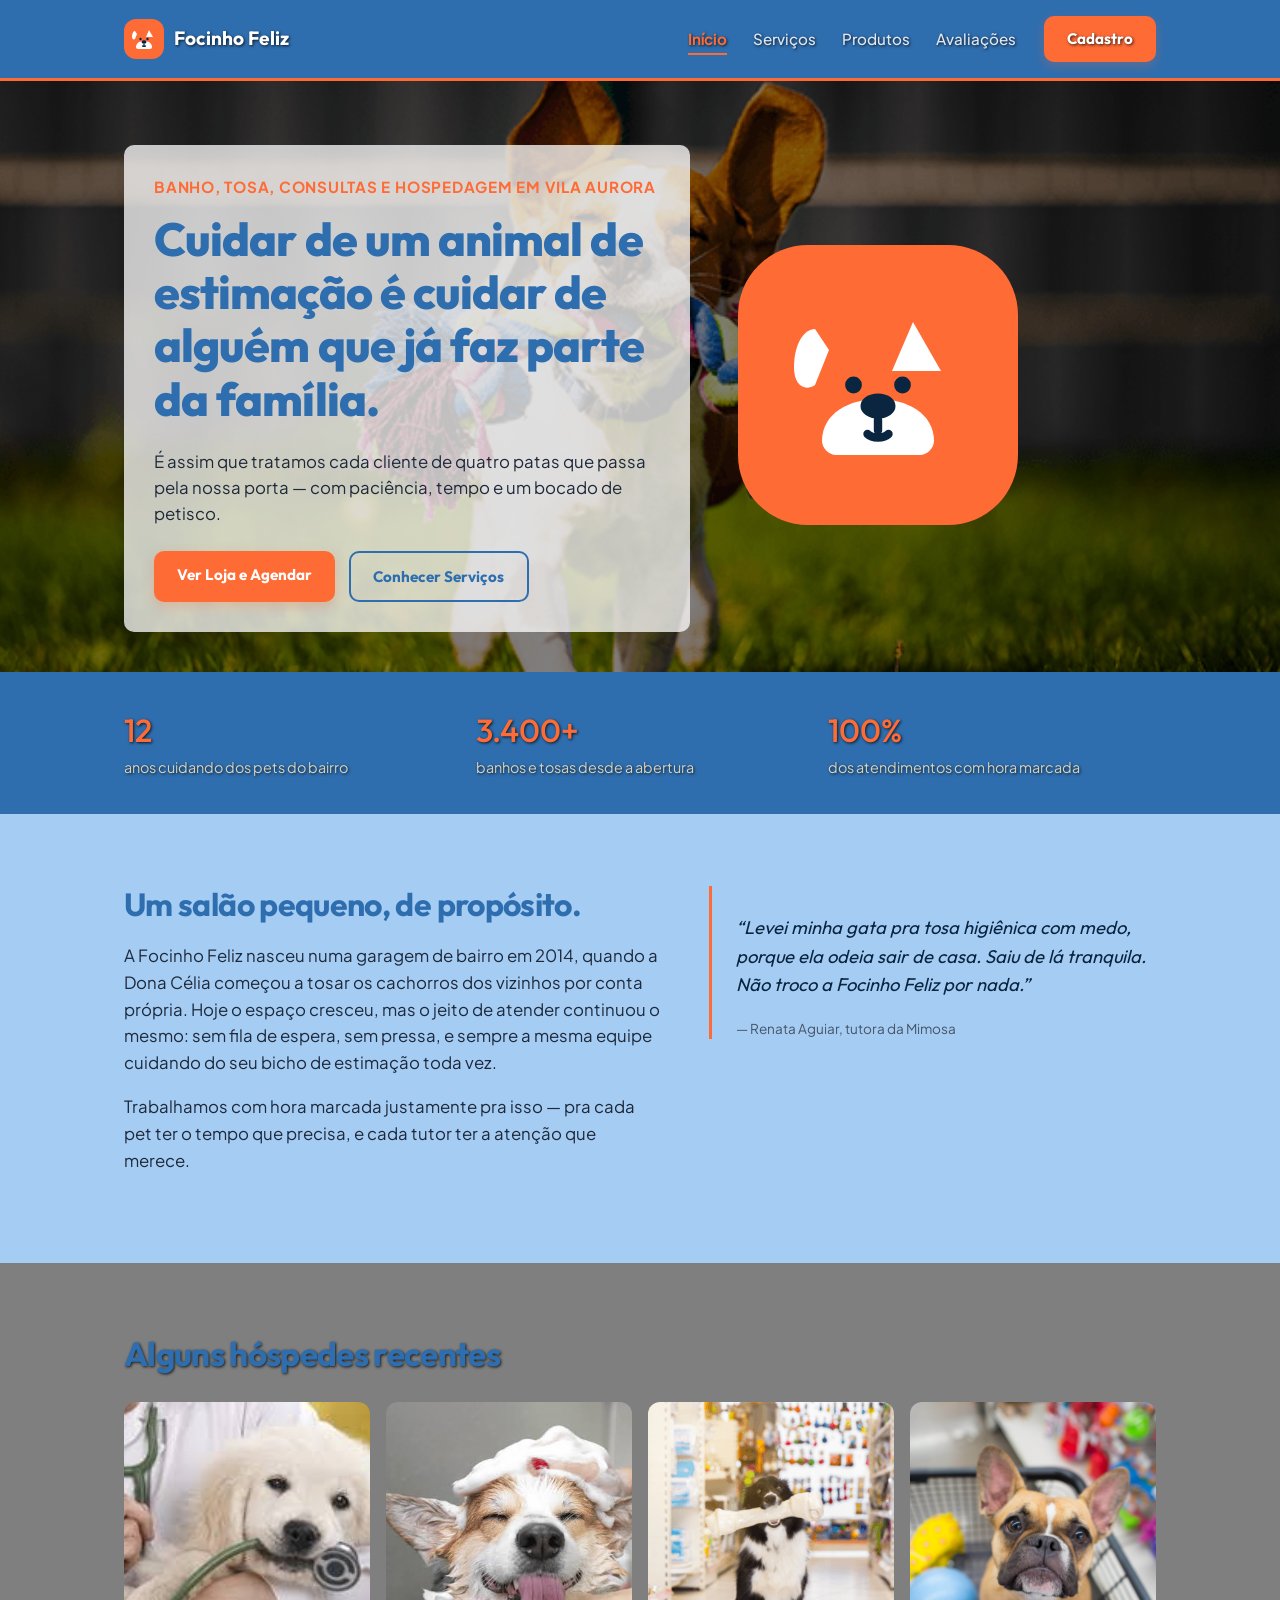
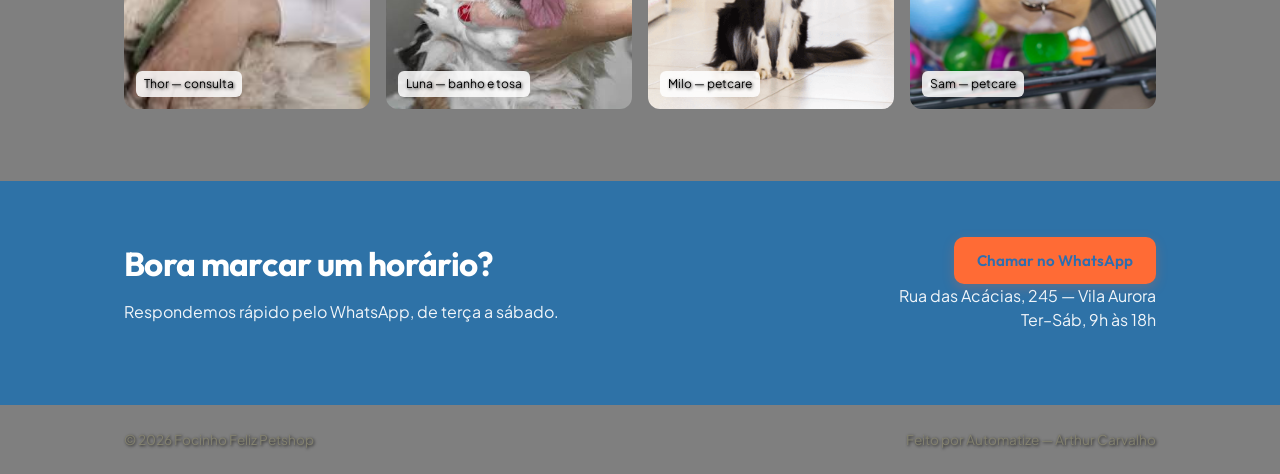
<file: index.html>
<!DOCTYPE html>
<html lang="pt-BR">
<head>
  <meta charset="UTF-8">
  <meta name="viewport" content="width=device-width, initial-scale=1.0">
  <title>Focinho Feliz — Petshop e Cuidado Animal</title>
  <link rel="preconnect" href="https://fonts.googleapis.com">
  <link rel="preconnect" href="https://fonts.gstatic.com" crossorigin>
  <link href="https://fonts.googleapis.com/css2?family=Outfit:wght@600;700;800&family=Plus+Jakarta+Sans:wght@400;500;600;700&display=swap" rel="stylesheet">
  <link rel="stylesheet" href="style.css">
</head>
<body>

<header class="site-header">
  <div class="wrap header-inner">
    <a href="index.html" class="logo">
      <!-- NOVO LOGO VETORIAL: CÃO & GATO EMBUTIDOS -->
      <svg width="40" height="40" viewBox="0 0 40 40" fill="none" xmlns="http://www.w3.org/2000/svg" class="logo-icon">
        <!-- Fundo Arredondado Laranja -->
        <rect width="40" height="40" rx="12" fill="#FF6B35"/>
        
        <!-- Orelhas do Gato (Direita) -->
        <path d="M25 11L29 18H22L25 11Z" fill="#FFFFFF"/>
        
        <!-- Orelha Caída do Cão (Esquerda) -->
        <path d="M11 12C9.5 12 8 14 8 17.5C8 20 9.5 21 11 20L13 15L11 12Z" fill="#FFFFFF"/>
        
        <!-- Rosto Único Unificado (Cão + Gato) -->
        <path d="M12 28C12 20 28 20 28 28C28 29 27 30 26 30H14C13 30 12 29 12 28Z" fill="#FFFFFF"/>
        
        <!-- Focinho e Detalhes centrais -->
        <ellipse cx="20" cy="23" rx="2.5" ry="1.8" fill="#0A2540"/>
        <path d="M20 25V26.5M18.5 27C19 27.5 20 27.5 20 27.5C20 27.5 21 27.5 21.5 27" stroke="#0A2540" stroke-width="1.2" stroke-linecap="round"/>
        <circle cx="16.5" cy="20" r="1.2" fill="#0A2540"/>
        <circle cx="23.5" cy="20" r="1.2" fill="#0A2540"/>
      </svg>

      <span>Focinho Feliz</span>
    </a>

        <nav class="main-nav" id="main-nav">
      <a href="index.html" class="active">Início</a>
      <a href="servicos.html">Serviços</a>
      <a href="produtos.html">Produtos</a>
      <a href="depoimentos.html">Avaliações</a>
      <a href="cadastro.html" class="mobile-cadastro-link">Cadastro</a>
    </nav>


                                        <div class="header-cta">
                                              <a href="cadastro.html" class="btn btn-primary">Cadastro</a>
                                                  </div>

    <button class="nav-toggle" id="nav-toggle" aria-label="Abrir menu">
      <span></span>
      <span></span>
      <span></span>
    </button>
  </div>
</header>

<main id="topo">

  <section class="hero">
    <div class="wrap hero-inner">
      <div class="hero-text">
        <p class="hero-kicker">Banho, tosa, consultas e hospedagem em Vila Aurora</p>
        <h1>Cuidar de um animal de estimação é cuidar de alguém que já faz parte da família.</h1>
        <p class="hero-lede">É assim que tratamos cada cliente de quatro patas que passa pela nossa porta — com paciência, tempo e um bocado de petisco.</p>
        <div class="hero-actions">
          <a href="produtos.html" class="btn btn-primary">Ver Loja e Agendar</a>
          <a href="servicos.html" class="btn btn-ghost">Conhecer Serviços</a>
        </div>
      </div>
     <div class="hero-art">
  <div class="brand-badge-icon">
    <!-- Ícone Gigante sem Fundo -->
    <svg width="280" height="280" viewBox="0 0 40 40" fill="none" xmlns="http://www.w3.org/2000/svg">
      <rect width="40" height="40" rx="10" fill="#FF6B35"/>
      <path d="M25 11L29 18H22L25 11Z" fill="#FFFFFF"/>
      <path d="M11 12C9.5 12 8 14 8 17.5C8 20 9.5 21 11 20L13 15L11 12Z" fill="#FFFFFF"/>
      <path d="M12 28C12 20 28 20 28 28C28 29 27 30 26 30H14C13 30 12 29 12 28Z" fill="#FFFFFF"/>
      <ellipse cx="20" cy="23" rx="2.5" ry="1.8" fill="#0A2540"/>
      <path d="M20 25V26.5M18.5 27C19 27.5 20 27.5 20 27.5C20 27.5 21 27.5 21.5 27" stroke="#0A2540" stroke-width="1.2" stroke-linecap="round"/>
      <circle cx="16.5" cy="20" r="1.2" fill="#0A2540"/>
      <circle cx="23.5" cy="20" r="1.2" fill="#0A2540"/>
    </svg>
  </div>
</div>
    </div>
  </section>

  <section class="stats">
    <div class="wrap stats-inner">
      <div class="stat">
        <span class="stat-num">12</span>
        <span class="stat-label">anos cuidando dos pets do bairro</span>
      </div>
      <div class="stat">
        <span class="stat-num">3.400+</span>
        <span class="stat-label">banhos e tosas desde a abertura</span>
      </div>
      <div class="stat">
        <span class="stat-num">100%</span>
        <span class="stat-label">dos atendimentos com hora marcada</span>
      </div>
    </div>
  </section>

  <section class="about" id="sobre">
    <div class="wrap about-inner">
      <div class="about-text">
        <h2>Um salão pequeno, de propósito.</h2>
        <p>A Focinho Feliz nasceu numa garagem de bairro em 2014, quando a Dona Célia começou a tosar os cachorros dos vizinhos por conta própria. Hoje o espaço cresceu, mas o jeito de atender continuou o mesmo: sem fila de espera, sem pressa, e sempre a mesma equipe cuidando do seu bicho de estimação toda vez.</p>
        <p>Trabalhamos com hora marcada justamente pra isso — pra cada pet ter o tempo que precisa, e cada tutor ter a atenção que merece.</p>
      </div>
      <blockquote class="quote">
        <p>“Levei minha gata pra tosa higiênica com medo, porque ela odeia sair de casa. Saiu de lá tranquila. Não troco a Focinho Feliz por nada.”</p>
        <cite>— Renata Aguiar, tutora da Mimosa</cite>
      </blockquote>
    </div>
  </section>

  <section class="gallery" id="galeria">
    <div class="wrap">
      <h2>Alguns hóspedes recentes</h2>
      <div class="gallery-grid">
        <figure class="gallery-card">
          <img src="imagens/thor.jpg" alt="Thor após consulta" class="floating-pet-1">
          <figcaption>Thor — consulta</figcaption>
        </figure>
        <figure class="gallery-card">
          <img src="imagens/luna.jpg" alt="Luna tomando banho" class="floating-pet-2">
          <figcaption>Luna — banho e tosa </figcaption>
        </figure>
        <figure class="gallery-card">
          <img src="imagens/milo.png" alt="Milo com seu osso favorito" class="floating-pet-3">
          <figcaption>Milo — petcare</figcaption>
        </figure>
        <figure class="gallery-card">
          <img src="imagens/sam.jpg" alt="Sam comprando brinquedos" class="floating-pet-4">
          <figcaption>Sam — petcare</figcaption>
        </figure>
      </div>
    </div>
  </section>

  <section class="cta-band" id="contato">
    <div class="wrap cta-inner">
      <div>
        <h2>Bora marcar um horário?</h2>
        <p>Respondemos rápido pelo WhatsApp, de terça a sábado.</p>
      </div>
      <div class="contact-block">
        <a href="https://wa.me/5583982172646" class="btn btn-primary">Chamar no WhatsApp</a>
        <p class="contact-detail">Rua das Acácias, 245 — Vila Aurora<br>Ter–Sáb, 9h às 18h</p>
      </div>
    </div>
  </section>

</main>

<footer class="site-footer">
  <div class="wrap footer-inner">
    <span>© 2026 Focinho Feliz Petshop</span>
    <span>Feito por Automatize — Arthur Carvalho</span>
  </div>
</footer>

<script src="script.js"></script>
</body>
</html>
</file>
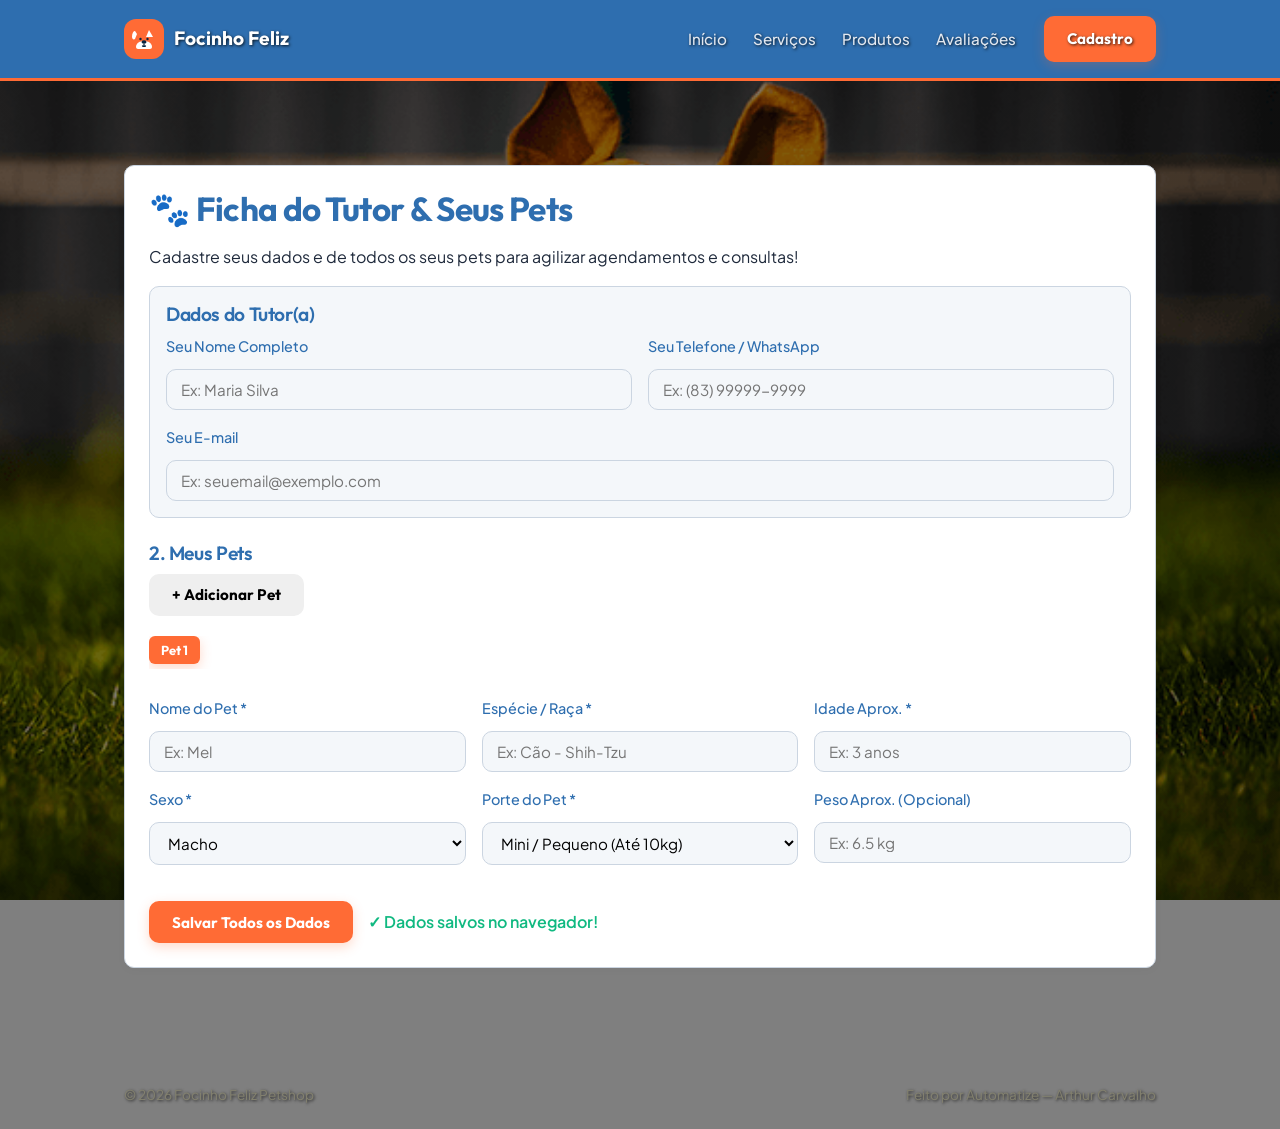
<file: cadastro.html>
<!DOCTYPE html>
<html lang="pt-BR">
<head>
  <meta charset="UTF-8">
  <meta name="viewport" content="width=device-width, initial-scale=1.0">
  <title>Cadastro — Focinho Feliz Petshop</title>
  <link rel="preconnect" href="https://fonts.googleapis.com">
  <link rel="preconnect" href="https://fonts.gstatic.com" crossorigin>
  <link href="https://fonts.googleapis.com/css2?family=Outfit:wght@600;700;800&family=Plus+Jakarta+Sans:wght@400;500;600;700&display=swap" rel="stylesheet">
  <link rel="stylesheet" href="style.css">
</head>
<body>

<header class="site-header">
  <div class="wrap header-inner">
    <a href="index.html" class="logo">
      <svg width="40" height="40" viewBox="0 0 40 40" fill="none" xmlns="http://www.w3.org/2000/svg" class="logo-icon">
        <rect width="40" height="40" rx="12" fill="#FF6B35"/>
        <path d="M25 11L29 18H22L25 11Z" fill="#FFFFFF"/>
        <path d="M11 12C9.5 12 8 14 8 17.5C8 20 9.5 21 11 20L13 15L11 12Z" fill="#FFFFFF"/>
        <path d="M12 28C12 20 28 20 28 28C28 29 27 30 26 30H14C13 30 12 29 12 28Z" fill="#FFFFFF"/>
        <ellipse cx="20" cy="23" rx="2.5" ry="1.8" fill="#0A2540"/>
        <path d="M20 25V26.5M18.5 27C19 27.5 20 27.5 20 27.5C20 27.5 21 27.5 21.5 27" stroke="#0A2540" stroke-width="1.2" stroke-linecap="round"/>
        <circle cx="16.5" cy="20" r="1.2" fill="#0A2540"/>
        <circle cx="23.5" cy="20" r="1.2" fill="#0A2540"/>
      </svg>
      <span>Focinho Feliz</span>
    </a>
    <nav class="main-nav" id="main-nav">
  <a href="index.html">Início</a>
  <a href="servicos.html">Serviços</a>
  <a href="produtos.html">Produtos</a>
  <a href="depoimentos.html">Avaliações</a>
  <a href="cadastro.html" class="mobile-cadastro-link">Cadastro</a>
</nav>

<div class="header-cta">
  <a href="cadastro.html" class="btn btn-primary active">Cadastro</a>
</div>

<button class="nav-toggle" id="nav-toggle" aria-label="Abrir menu">
  <span></span>
  <span></span>
  <span></span>
</button>
</header>

<main style="padding: 60px 0;">
  <div class="wrap">
    
    <!-- SEÇÃO DE CADASTRO DO TUTOR E MÚLTIPLOS PETS -->
    <section class="pet-profile-section">
      <div class="profile-header">
        <h2>🐾 Ficha do Tutor & Seus Pets</h2>
        <p>Cadastre seus dados e de todos os seus pets para agilizar agendamentos e consultas!</p>
      </div>

      <form id="complete-profile-form">
        <!-- DADOS DO TUTOR -->
        <div class="tutor-box">
        <h3>Dados do Tutor(a)</h3>
          <div class="form-grid-2" style="margin-bottom: 16px;">
           <div class="form-group">
           <label for="tutor-name">Seu Nome Completo</label>
           <input type="text" id="tutor-name" required placeholder="Ex: Maria Silva">
         </div>
      <div class="form-group">
        <label for="tutor-phone">Seu Telefone / WhatsApp</label>
       <input type="tel" id="tutor-phone" required placeholder="Ex: (83) 99999-9999">
     </div>
    </div>

  <div class="form-group">
    <label for="tutor-email">Seu E-mail</label>
    <input type="email" id="tutor-email" placeholder="Ex: seuemail@exemplo.com">
  </div>
</div>

        <!-- GERENCIAMENTO DE MÚLTIPLOS PETS -->
        <div class="pets-management-box">
          <div class="pets-tabs-header">
            <h3>2. Meus Pets</h3>
            <button type="button" id="btn-add-pet" class="btn btn-secondary btn-sm">+ Adicionar Pet</button>
          </div>

          <!-- ABAS DOS PETS -->
          <div class="pets-tabs-nav" id="pets-tabs-nav" style="display: flex; gap: 8px; margin-bottom: 20px; overflow-x: auto; padding-bottom: 5px;">
            <!-- As abas (Pet 1, Pet 2...) serão geradas via JS -->
          </div>

          <!-- FORMULÁRIO DO PET ATIVO -->
          <div id="pet-profile-form" class="profile-form">
            <input type="hidden" id="active-pet-index" value="0">

            <div class="form-grid-3">
              <div class="form-group">
                <label for="pet-name">Nome do Pet *</label>
                <input type="text" id="pet-name" placeholder="Ex: Mel" required>
              </div>
              <div class="form-group">
                <label for="pet-type">Espécie / Raça *</label>
                <input type="text" id="pet-type" placeholder="Ex: Cão - Shih-Tzu" required>
              </div>
              <div class="form-group">
                <label for="pet-age">Idade Aprox. *</label>
                <input type="text" id="pet-age" placeholder="Ex: 3 anos" required>
              </div>
            </div>

            <div class="form-grid-3">
              <div class="form-group">
                <label for="pet-gender">Sexo *</label>
                <select id="pet-gender" required>
                  <option value="Macho">Macho</option>
                  <option value="Fêmea">Fêmea</option>
                </select>
              </div>
              <div class="form-group">
                <label for="pet-size">Porte do Pet *</label>
                <select id="pet-size" required>
                  <option value="Mini / Pequeno (Até 10kg)">Mini / Pequeno (Até 10kg)</option>
                  <option value="Médio (10kg a 25kg)">Médio (10kg a 25kg)</option>
                  <option value="Grande (25kg a 45kg)">Grande (25kg a 45kg)</option>
                </select>
              </div>
              <div class="form-group">
                <label for="pet-weight">Peso Aprox. (Opcional)</label>
                <input type="text" id="pet-weight" placeholder="Ex: 6.5 kg">
              </div>
            </div>

            <div class="profile-actions" style="display: flex; align-items: center; gap: 15px; margin-top: 20px; flex-wrap: wrap;">
              <button type="submit" id="btn-save-profile" class="btn btn-primary">Salvar Todos os Dados</button>
              <button type="button" id="btn-delete-pet" class="btn-delete-pet hidden">Remover este Pet</button>
              <span id="profile-saved-msg" class="profile-saved-msg hidden" style="color: #10B981; font-weight: 600;">✓ Dados salvos no navegador!</span>
            </div>
          </div>
        </div>
      </form>
    </section>

  </div>
</main>

<footer class="site-footer">
  <div class="wrap footer-inner">
    <span>© 2026 Focinho Feliz Petshop</span>
    <span>Feito por Automatize — Arthur Carvalho</span>
  </div>
</footer>

<script src="script.js"></script>
</body>
</html>
</file>
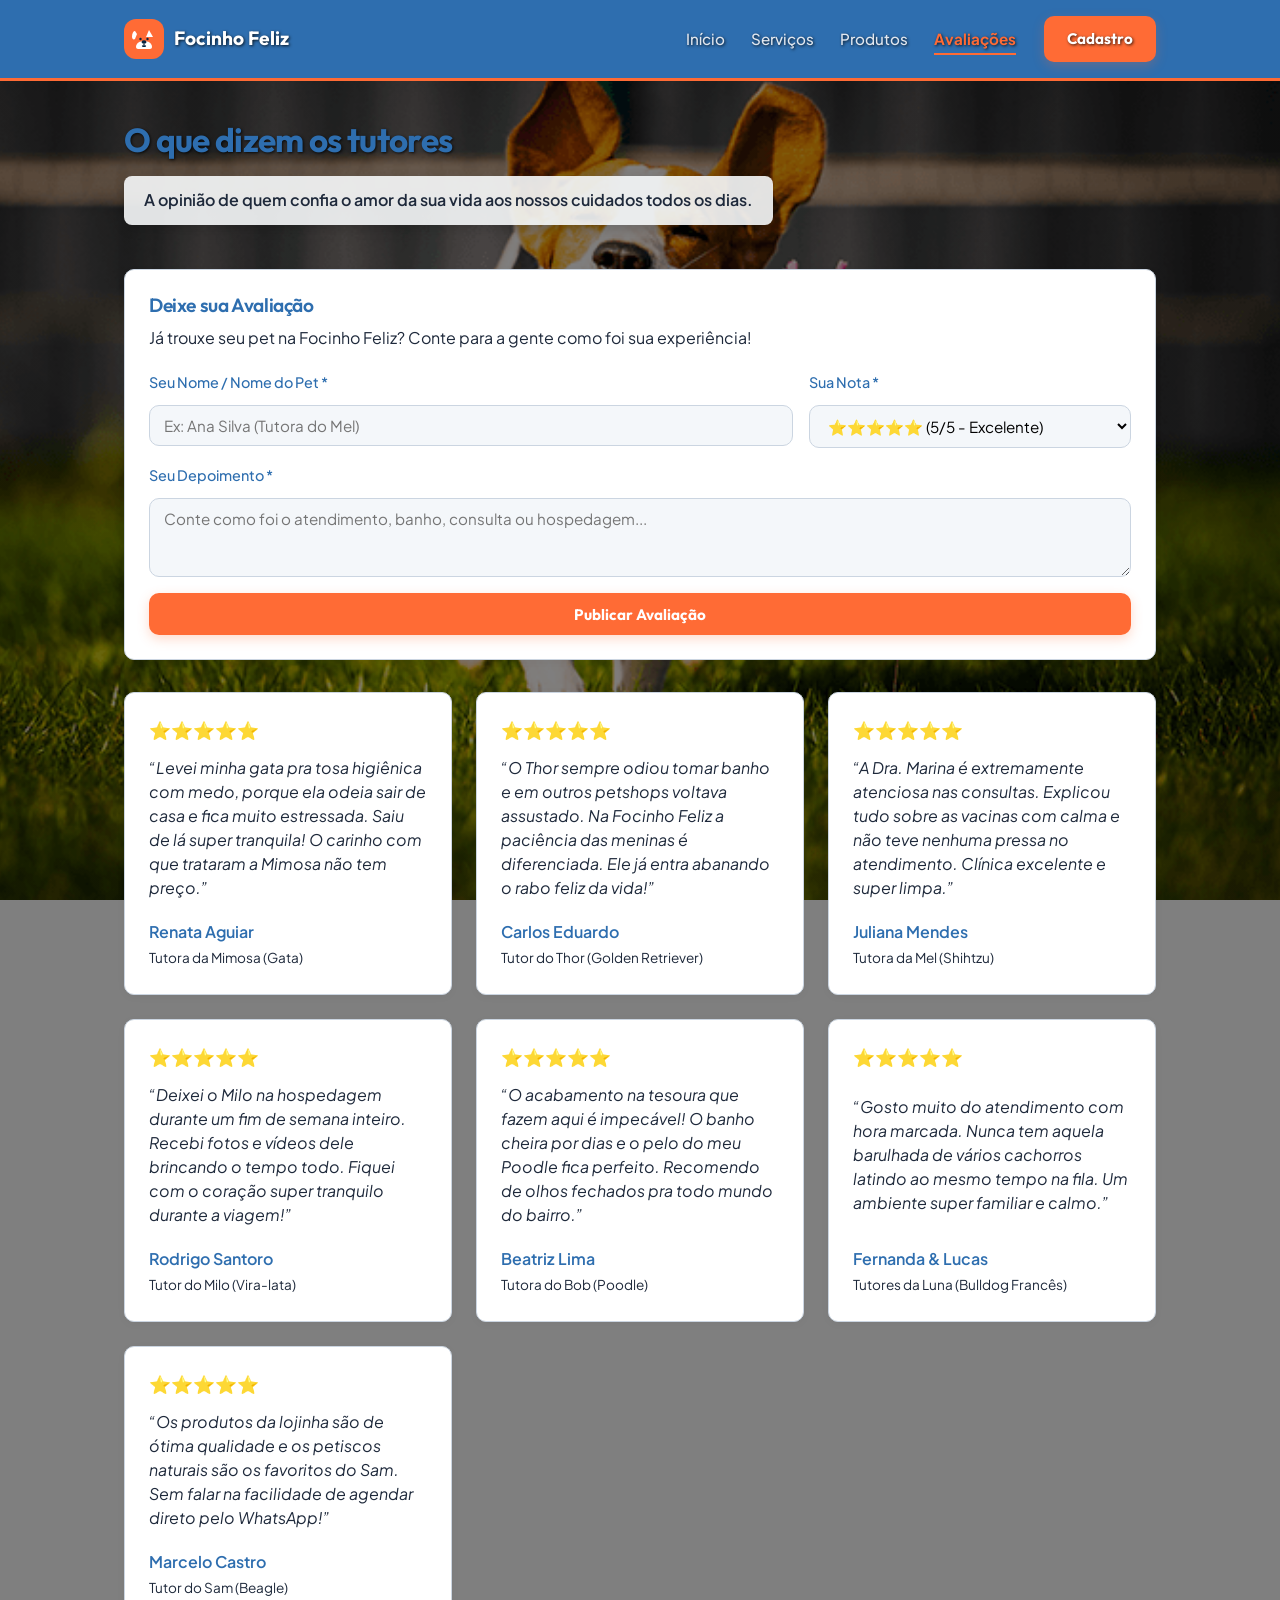
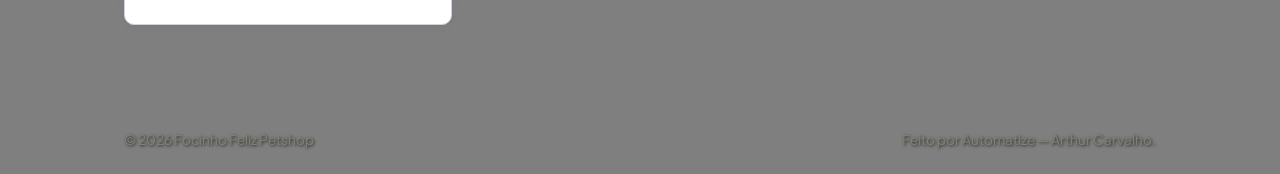
<file: depoimentos.html>
<!DOCTYPE html>
<html lang="pt-BR">
<head>
  <meta charset="UTF-8">
  <meta name="viewport" content="width=device-width, initial-scale=1.0">
  <title>Depoimentos — Focinho Feliz</title>
  <link rel="preconnect" href="https://fonts.googleapis.com">
<link rel="preconnect" href="https://fonts.gstatic.com" crossorigin>
<link href="https://fonts.googleapis.com/css2?family=Outfit:wght@600;700;800&family=Plus+Jakarta+Sans:wght@400;500;600;700&display=swap" rel="stylesheet">
  <link rel="stylesheet" href="style.css">
</head>
<body>

  <!-- CABEÇALHO DO SITE -->
  <header class="site-header">
    <div class="wrap header-inner">
   <a href="index.html" class="logo">
  <svg width="40" height="40" viewBox="0 0 40 40" fill="none" xmlns="http://www.w3.org/2000/svg" class="logo-icon">
    <!-- caminhos do svg -->
    <rect width="40" height="40" rx="12" fill="#FF6B35"/>
    <path d="M25 11L29 18H22L25 11Z" fill="#FFFFFF"/>
    <path d="M11 12C9.5 12 8 14 8 17.5C8 20 9.5 21 11 20L13 15L11 12Z" fill="#FFFFFF"/>
    <path d="M12 28C12 20 28 20 28 28C28 29 27 30 26 30H14C13 30 12 29 12 28Z" fill="#FFFFFF"/>
    <ellipse cx="20" cy="23" rx="2.5" ry="1.8" fill="#0A2540"/>
    <path d="M20 25V26.5M18.5 27C19 27.5 20 27.5 20 27.5C20 27.5 21 27.5 21.5 27" stroke="#0A2540" stroke-width="1.2" stroke-linecap="round"/>
    <circle cx="16.5" cy="20" r="1.2" fill="#0A2540"/>
    <circle cx="23.5" cy="20" r="1.2" fill="#0A2540"/>
  </svg>
  <span>Focinho Feliz</span>
</a>
   <nav class="main-nav" id="main-nav">
      <a href="index.html">Início</a>
      <a href="servicos.html">Serviços</a>
      <a href="produtos.html">Produtos</a>
      <a href="depoimentos.html"class="active">Avaliações</a>
      <a href="cadastro.html" class="mobile-cadastro-link">Cadastro</a>
    </nav>
      </nav>
      <a href="cadastro.html" class="btn btn-primary header-cta">Cadastro</a>
      <button class="nav-toggle" id="navToggle" aria-label="Abrir menu" aria-expanded="false">
        <span></span><span></span><span></span>
      </button>
    </div>
  </header>

  <main class="wrap" style="padding-top: 40px; padding-bottom: 80px;">
    <h2>O que dizem os tutores</h2>
  <p class="reviews-hero-text">A opinião de quem confia o amor da sua vida aos nossos cuidados todos os dias.</p>

    <!-- FORMULÁRIO DE NOVA AVALIAÇÃO -->
    <section class="add-review-section">
      <h3>Deixe sua Avaliação</h3>
      <p>Já trouxe seu pet na Focinho Feliz? Conte para a gente como foi sua experiência!</p>
      
      <form id="review-form" class="review-form">
        <div class="form-group-row">
          <div class="form-group">
            <label for="author-name">Seu Nome / Nome do Pet *</label>
            <input type="text" id="author-name" placeholder="Ex: Ana Silva (Tutora do Mel)" required>
          </div>
          <div class="form-group">
            <label for="rating-select">Sua Nota *</label>
            <select id="rating-select" required>
              <option value="⭐⭐⭐⭐⭐">⭐⭐⭐⭐⭐ (5/5 - Excelente)</option>
              <option value="⭐⭐⭐⭐">⭐⭐⭐⭐ (4/5 - Muito Bom)</option>
              <option value="⭐⭐⭐">⭐⭐⭐ (3/5 - Bom)</option>
              <option value="⭐⭐">⭐⭐ (2/5 - Regular)</option>
              <option value="⭐">⭐ (1/5 - Ruim)</option>
            </select>
          </div>
        </div>
        <div class="form-group">
          <label for="review-text-input">Seu Depoimento *</label>
          <textarea id="review-text-input" rows="3" placeholder="Conte como foi o atendimento, banho, consulta ou hospedagem..." required></textarea>
        </div>
        <button type="submit" class="btn btn-primary">Publicar Avaliação</button>
      </form>
    </section>

    <!-- GRADE DE DEPOIMENTOS -->
    <div class="reviews-grid" id="reviews-container">

      <!-- Depoimento 1 -->
      <article class="review-card">
        <div class="review-stars">⭐⭐⭐⭐⭐</div>
        <p class="review-text">“Levei minha gata pra tosa higiênica com medo, porque ela odeia sair de casa e fica muito estressada. Saiu de lá super tranquila! O carinho com que trataram a Mimosa não tem preço.”</p>
        <div class="review-author">
          <strong>Renata Aguiar</strong>
          <span>Tutora da Mimosa (Gata)</span>
        </div>
      </article>

      <!-- Depoimento 2 -->
      <article class="review-card">
        <div class="review-stars">⭐⭐⭐⭐⭐</div>
        <p class="review-text">“O Thor sempre odiou tomar banho e em outros petshops voltava assustado. Na Focinho Feliz a paciência das meninas é diferenciada. Ele já entra abanando o rabo feliz da vida!”</p>
        <div class="review-author">
          <strong>Carlos Eduardo</strong>
          <span>Tutor do Thor (Golden Retriever)</span>
        </div>
      </article>

      <!-- Depoimento 3 -->
      <article class="review-card">
        <div class="review-stars">⭐⭐⭐⭐⭐</div>
        <p class="review-text">“A Dra. Marina é extremamente atenciosa nas consultas. Explicou tudo sobre as vacinas com calma e não teve nenhuma pressa no atendimento. Clínica excelente e super limpa.”</p>
        <div class="review-author">
          <strong>Juliana Mendes</strong>
          <span>Tutora da Mel (Shihtzu)</span>
        </div>
      </article>

      <!-- Depoimento 4 -->
      <article class="review-card">
        <div class="review-stars">⭐⭐⭐⭐⭐</div>
        <p class="review-text">“Deixei o Milo na hospedagem durante um fim de semana inteiro. Recebi fotos e vídeos dele brincando o tempo todo. Fiquei com o coração super tranquilo durante a viagem!”</p>
        <div class="review-author">
          <strong>Rodrigo Santoro</strong>
          <span>Tutor do Milo (Vira-lata)</span>
        </div>
      </article>

      <!-- Depoimento 5 -->
      <article class="review-card">
        <div class="review-stars">⭐⭐⭐⭐⭐</div>
        <p class="review-text">“O acabamento na tesoura que fazem aqui é impecável! O banho cheira por dias e o pelo do meu Poodle fica perfeito. Recomendo de olhos fechados pra todo mundo do bairro.”</p>
        <div class="review-author">
          <strong>Beatriz Lima</strong>
          <span>Tutora do Bob (Poodle)</span>
        </div>
      </article>

      <!-- Depoimento 6 -->
      <article class="review-card">
        <div class="review-stars">⭐⭐⭐⭐⭐</div>
        <p class="review-text">“Gosto muito do atendimento com hora marcada. Nunca tem aquela barulhada de vários cachorros latindo ao mesmo tempo na fila. Um ambiente super familiar e calmo.”</p>
        <div class="review-author">
          <strong>Fernanda & Lucas</strong>
          <span>Tutores da Luna (Bulldog Francês)</span>
        </div>
      </article>

      <!-- Depoimento 7 -->
      <article class="review-card">
        <div class="review-stars">⭐⭐⭐⭐⭐</div>
        <p class="review-text">“Os produtos da lojinha são de ótima qualidade e os petiscos naturais são os favoritos do Sam. Sem falar na facilidade de agendar direto pelo WhatsApp!”</p>
        <div class="review-author">
          <strong>Marcelo Castro</strong>
          <span>Tutor do Sam (Beagle)</span>
        </div>
      </article>

    </div>
  </main>

  <footer class="site-footer">
    <div class="wrap footer-inner">
      <span>© 2026 Focinho Feliz Petshop</span>
      <span>Feito por Automatize — Arthur Carvalho.</span>
    </div>
  </footer>

  <script src="script.js"></script>
  <script>
    // Lógica para adicionar novos depoimentos dinamicamente na página
    const reviewForm = document.getElementById('review-form');
    const reviewsContainer = document.getElementById('reviews-container');

    if (reviewForm) {
      reviewForm.addEventListener('submit', (e) => {
        e.preventDefault();
        
        const author = document.getElementById('author-name').value;
        const rating = document.getElementById('rating-select').value;
        const text = document.getElementById('review-text-input').value;

        const newCard = document.createElement('article');
        newCard.className = 'review-card';
        newCard.style.animation = 'fadeIn 0.5s ease';
        newCard.innerHTML = `
          <div class="review-stars">${rating}</div>
          <p class="review-text">“${text}”</p>
          <div class="review-author">
            <strong>${author}</strong>
            <span>Cliente Recente</span>
          </div>
        `;

        reviewsContainer.prepend(newCard);
        reviewForm.reset();
        alert('Obrigado pela avaliação! Seu depoimento foi publicado com sucesso.');
      });
    }
  </script>
</body>
</html>
</file>
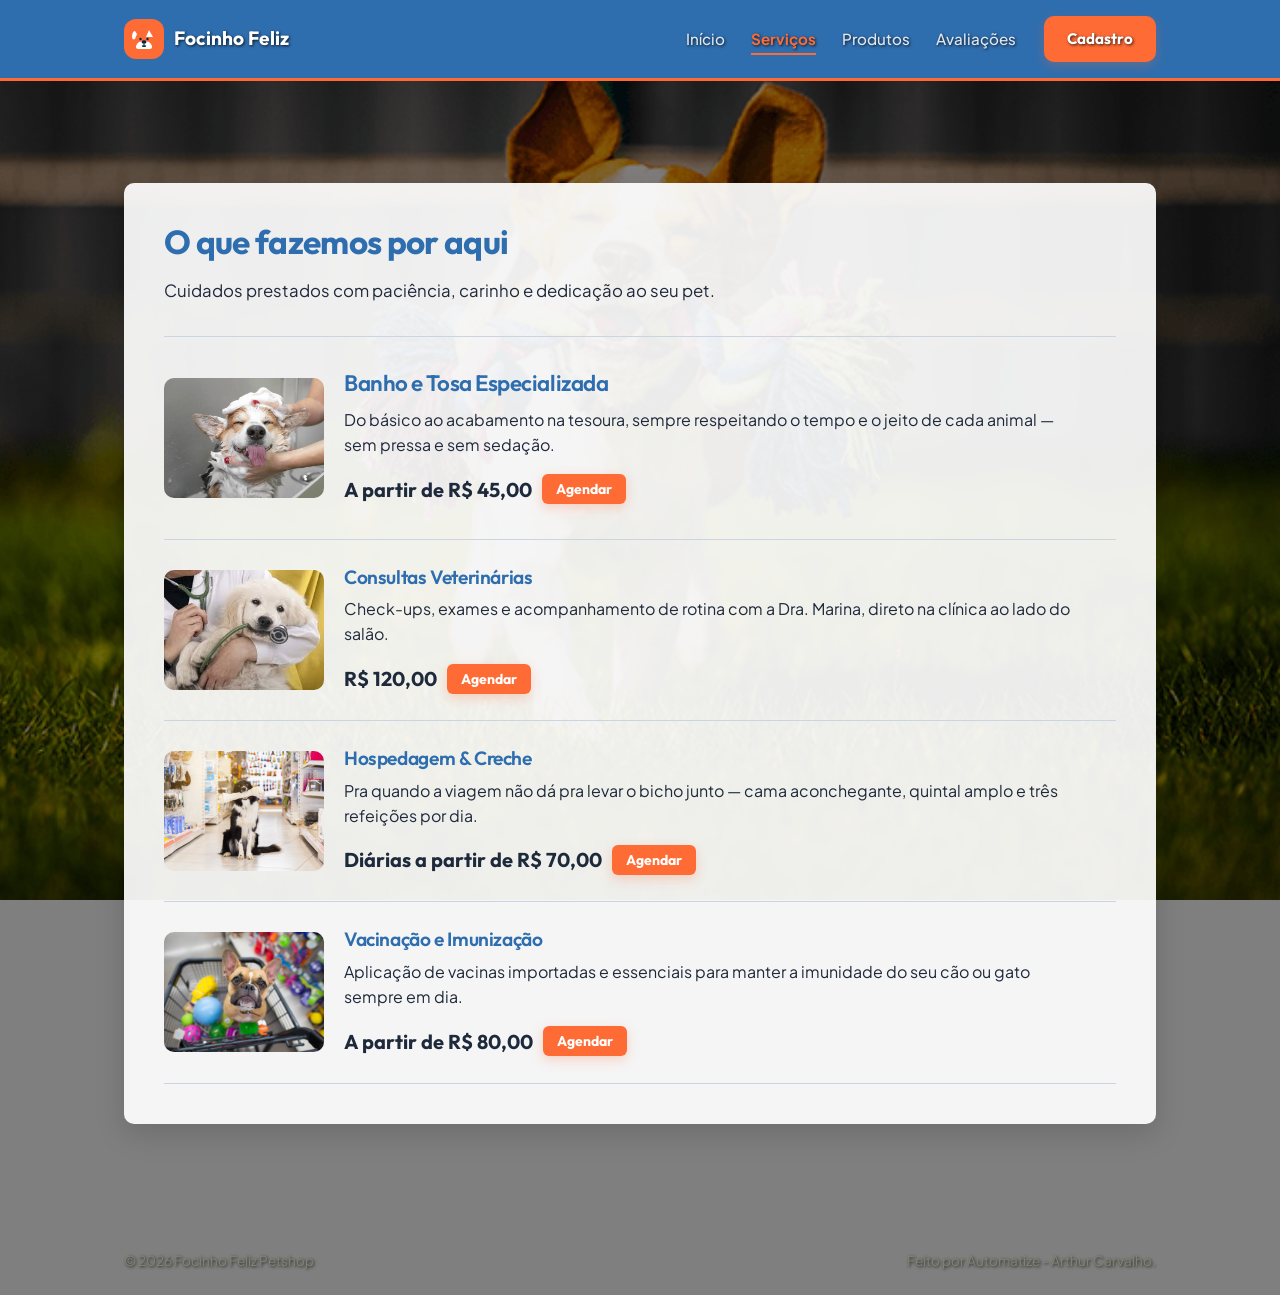
<file: servicos.html>
<!DOCTYPE html>
<html lang="pt-BR">
<head>
  <meta charset="UTF-8">
  <meta name="viewport" content="width=device-width, initial-scale=1.0">
  <title>Serviços — Focinho Feliz</title>
  <link rel="preconnect" href="https://fonts.googleapis.com">
  <link rel="preconnect" href="https://fonts.gstatic.com" crossorigin>
  <link href="https://fonts.googleapis.com/css2?family=Outfit:wght@600;700;800&family=Plus+Jakarta+Sans:wght@400;500;600;700&display=swap" rel="stylesheet">
  <link rel="stylesheet" href="style.css">
</head>
<body>

  <!-- CABEÇALHO DO SITE -->
  <header class="site-header">
    <div class="wrap header-inner">
      <a href="index.html" class="logo">
        <svg width="40" height="40" viewBox="0 0 40 40" fill="none" xmlns="http://www.w3.org/2000/svg" class="logo-icon">
          <rect width="40" height="40" rx="12" fill="#FF6B35"/>
          <path d="M25 11L29 18H22L25 11Z" fill="#FFFFFF"/>
          <path d="M11 12C9.5 12 8 14 8 17.5C8 20 9.5 21 11 20L13 15L11 12Z" fill="#FFFFFF"/>
          <path d="M12 28C12 20 28 20 28 28C28 29 27 30 26 30H14C13 30 12 29 12 28Z" fill="#FFFFFF"/>
          <ellipse cx="20" cy="23" rx="2.5" ry="1.8" fill="#0A2540"/>
          <path d="M20 25V26.5M18.5 27C19 27.5 20 27.5 20 27.5C20 27.5 21 27.5 21.5 27" stroke="#0A2540" stroke-width="1.2" stroke-linecap="round"/>
          <circle cx="16.5" cy="20" r="1.2" fill="#0A2540"/>
          <circle cx="23.5" cy="20" r="1.2" fill="#0A2540"/>
        </svg>
        <span>Focinho Feliz</span>
      </a>

      <!-- MENU PRINCIPAL COM O CADASTRO MOBILE INTEGRADO -->
      <nav class="main-nav" id="main-nav">
        <a href="index.html">Início</a>
        <a href="servicos.html" class="active">Serviços</a>
        <a href="produtos.html">Produtos</a>
        <a href="depoimentos.html">Avaliações</a>
        <a href="cadastro.html" class="mobile-cadastro-link">Cadastro</a>
      </nav>

      <div class="header-cta">
        <a href="cadastro.html" class="btn btn-primary">Cadastro</a>
      </div>

      <button class="nav-toggle" id="navToggle" aria-label="Abrir menu" aria-expanded="false">
        <span></span><span></span><span></span>
      </button>
    </div>
  </header>

  <!-- CONTEÚDO PRINCIPAL -->
  <main>

    <!-- LISTA DE SERVIÇOS -->
    <section class="services">
      <div class="wrap">
        
        <div class="services-container-box">
          <h2>O que fazemos por aqui</h2>
          <p class="hero-lede">Cuidados prestados com paciência, carinho e dedicação ao seu pet.</p>

          <ul class="service-list">
            <li class="service-row service-row--big">
              <div class="service-media">
                <img src="imagens/luna.jpg" alt="Cão no banho e tosa" class="service-img service-float-1">
              </div>
              <div class="service-copy">
                <h3>Banho e Tosa Especializada</h3>
                <p>Do básico ao acabamento na tesoura, sempre respeitando o tempo e o jeito de cada animal — sem pressa e sem sedação.</p>
                
                <div class="product-price" style="margin: 8px 0 0; font-weight: 700; color: var(--amber); display: flex; align-items: center; gap: 10px;">
                  <span>A partir de R$ 45,00</span> 
                  <button type="button" class="btn btn-primary btn-open-service-modal" style="padding: 6px 14px; font-size: 14px; cursor: pointer; border: none; border-radius: 6px;">Agendar</button>
                </div>
              </div>
            </li>

            <li class="service-row">
              <div class="service-media">
                <img src="imagens/thor.jpg" alt="Consulta veterinária" class="service-img service-float-2">
              </div>
              <div class="service-copy">
                <h3>Consultas Veterinárias</h3>
                <p>Check-ups, exames e acompanhamento de rotina com a Dra. Marina, direto na clínica ao lado do salão.</p>
                
                <div class="product-price" style="margin: 8px 0 0; font-weight: 700; color: var(--amber); display: flex; align-items: center; gap: 10px;">
                  <span>R$ 120,00</span> 
                  <button type="button" class="btn btn-primary btn-open-service-modal" style="padding: 6px 14px; font-size: 14px; cursor: pointer; border: none; border-radius: 6px;">Agendar</button>
                </div>
              </div>
            </li>

            <li class="service-row">
              <div class="service-media">
                <img src="imagens/milo.png" alt="Hospedagem pet" class="service-img service-float-3">
              </div>
              <div class="service-copy">
                <h3>Hospedagem & Creche</h3>
                <p>Pra quando a viagem não dá pra levar o bicho junto — cama aconchegante, quintal amplo e três refeições por dia.</p>
                
                <div class="product-price" style="margin: 8px 0 0; font-weight: 700; color: var(--amber); display: flex; align-items: center; gap: 10px;">
                  <span>Diárias a partir de R$ 70,00</span> 
                  <button type="button" class="btn btn-primary btn-open-service-modal" style="padding: 6px 14px; font-size: 14px; cursor: pointer; border: none; border-radius: 6px;">Agendar</button>
                </div>
              </div>
            </li>

            <li class="service-row">
              <div class="service-media">
                <img src="imagens/sam.jpg" alt="Vacinação pet" class="service-img service-float-4">
              </div>
              <div class="service-copy">
                <h3>Vacinação e Imunização</h3>
                <p>Aplicação de vacinas importadas e essenciais para manter a imunidade do seu cão ou gato sempre em dia.</p>
                
                <div class="product-price" style="margin: 8px 0 0; font-weight: 700; color: var(--amber); display: flex; align-items: center; gap: 10px;">
                  <span>A partir de R$ 80,00</span> 
                  <button type="button" class="btn btn-primary btn-open-service-modal" style="padding: 6px 14px; font-size: 14px; cursor: pointer; border: none; border-radius: 6px;">Agendar</button>
                </div>
              </div>
            </li>
          </ul>

        </div>

      </div>
    </section>

    <!-- MODAL DE ESCOLHA DE PET PARA O SERVIÇO -->
    <div id="service-modal" class="modal" style="position: fixed; top: 0; left: 0; width: 100%; height: 100%; background: rgba(0,0,0,0.5); display: none; align-items: center; justify-content: center; z-index: 1000;">
      <div class="modal-content" style="background: #fff; padding: 30px; border-radius: 12px; width: 90%; max-width: 450px; position: relative;">
        <button type="button" id="close-service-modal" style="position: absolute; top: 15px; right: 15px; background: none; border: none; font-size: 22px; cursor: pointer;">&times;</button>
        
        <h3 id="modal-service-title" style="margin-top: 0; color: #0A2540;">Agendar Serviço</h3>
        <p id="modal-service-desc" style="font-size: 14px; color: #64748B; margin-bottom: 20px;">Escolha qual pet vai receber este cuidado:</p>
        
        <div class="form-group" style="margin-bottom: 15px;">
          <label for="select-pet-for-service" style="display: block; font-weight: 600; margin-bottom: 5px; font-size: 14px;">Selecione o Pet *</label>
          <div id="select-pet-for-service" style="max-height: 150px; overflow-y: auto; margin-top: 10px;"></div>
            <!-- Preenchido automaticamente via JavaScript -->

          <small id="no-pet-warning" style="color: #EF4444; font-size: 12px; margin-top: 5px; display: none;">
            Nenhum pet encontrado. <a href="cadastro.html" style="color: #FF6B35; text-decoration: underline;">Cadastre um pet aqui</a> primeiro!
          </small>
        </div>

        <div style="margin-bottom: 20px;">
          <strong id="modal-service-price" style="color: #FF6B35; font-size: 16px;"></strong>
        </div>

        <!-- BOTÕES LADO A LADO: WHATSAPP E CARRINHO -->
        <div style="display: flex; gap: 10px; margin-top: 10px;">
          <button type="button" id="confirm-service-whatsapp" class="btn btn-primary" style="flex: 1; text-align: center; border: none; cursor: pointer; padding: 10px;">Continuar no WhatsApp</button>
          
          <button type="button" id="add-to-cart-service" class="btn btn-secondary" style="flex: 1; text-align: center; border: none; background: #0A2540; color: #FFFFFF; cursor: pointer; border-radius: 6px; font-weight: 600; padding: 10px;">Adicionar ao Carrinho</button>
        </div>

      </div>
    </div>

  </main>

  <footer class="site-footer">
    <div class="wrap footer-inner">
      <span>© 2026 Focinho Feliz Petshop</span>
      <span>Feito por Automatize - Arthur Carvalho.</span>
    </div>
  </footer>

  <script src="script.js"></script>
</body>
</html>
</file>
<file: style.css>
/**
 * ============================================================================
 * FOCINHO FELIZ - FOLHA DE ESTILOS UNIFICADA E ORGANIZADA
 * ============================================================================
 */

:root {
  /* --- PALETA INTENSA: AZUL MARINHO & LARANJA --- */
  --bg: #F4F7FA;            /* Fundo neutro e limpo */
  --bg-warm: #a5ccf3;       /* Azul suave para fundos secundários */
  --ink: #ffffff;           /* Texto padrão claro para fundos com imagem */
  
  --forest: #2e72a7;        /* Azul Oceano Vivo */
  --forest-deep: #2e6eaf;   /* Azul Marinho Fechado (Header e Títulos) */
  
  --amber: #FF6B35;         /* LARANJA VIBRANTE para destaques e botões */
  --rose: #fa6000;          /* Laranja escuro para Hover */
  
  --line: #CBD5E1;          /* Bordas e separadores */
  --radius: 10px;
  
  /* --- FONTES --- */
  --serif: 'Outfit', sans-serif;
  --sans: 'Plus Jakarta Sans', sans-serif;
}

/* ============================================================================
 * 1. CONFIGURAÇÕES GLOBAIS E RESET
 * ============================================================================ */
* { box-sizing: border-box; }

html { scroll-behavior: smooth; }

body {
  margin: 0;
  font-family: var(--sans);
  color: var(--ink);
  background: linear-gradient(rgba(0, 0, 0, 0.5), rgba(0, 0, 0, 0.5)), url('imagens/background sitepet.png') no-repeat center center fixed;
  background-size: cover;
  line-height: 1.55;
  text-shadow: 1px 1px 3px rgba(0, 0, 0, 0.8);
}

.wrap {
  max-width: 1080px;
  margin: 0 auto;
  padding: 0 24px;
}

h1, h2, h3 {
  font-family: var(--serif);
  color: var(--forest-deep);
  line-height: 1.15;
  margin: 0 0 0.5em;
  letter-spacing: -0.02em;
}

h2 { font-size: clamp(1.6rem, 2.6vw, 2.1rem); font-weight: 700; }
h3 { font-size: 1.2rem; font-weight: 600; }

p { margin: 0 0 1em; max-width: 62ch; }
a { color: inherit; text-decoration: none; }

/* ============================================================================
 * 2. BOTÕES
 * ============================================================================ */
.btn {
  display: inline-block;
  padding: 0.75em 1.5em;
  border-radius: var(--radius);
  text-decoration: none;
  font-family: var(--serif);
  font-weight: 700;
  font-size: 0.95rem;
  transition: transform 0.15s ease, background 0.15s ease, box-shadow 0.15s ease;
  cursor: pointer;
  border: none;
}

.btn-primary {
  background: var(--amber);
  color: #fff;
  box-shadow: 0 4px 12px rgba(255, 107, 53, 0.25);
}
.btn-primary:hover { 
  background: var(--rose); 
  transform: translateY(-1px);
}

.btn-ghost {
  background: transparent;
  color: var(--forest-deep);
  border: 2px solid var(--forest-deep);
}
.btn-ghost:hover { 
  background: var(--forest-deep); 
  color: #fff; 
}

.btn-pulse {
  animation: pulseBtn 2.5s infinite;
}

@keyframes pulseBtn {
  0% { transform: scale(1); }
  50% { transform: scale(1.03); }
  100% { transform: scale(1); }
}

/* ============================================================================
 * 3. HEADER E NAVEGAÇÃO
 * ============================================================================ */

 .site-header {
  position: sticky;
  top: 0;
  background: var(--forest-deep);
  border-bottom: 3px solid var(--amber);
  z-index: 20;
  animation: slideDownHeader 0.6s ease-out forwards;
}

.header-inner {
  display: flex;
  align-items: center;
  gap: 28px;
  padding-top: 16px;
  padding-bottom: 16px;
}

.logo {
  display: flex;
  align-items: center;
  gap: 10px;
  text-decoration: none;
  font-family: var(--serif);
  font-weight: 700;
  font-size: 1.2rem;
  color: #FFFFFF;
  margin-right: auto;
  transition: transform 0.3s cubic-bezier(0.34, 1.56, 0.64, 1);
}

.logo:hover {
  transform: scale(1.05);
}

/* --- ANIMAÇÃO DA LOGO: PULSO + VAI E VEM RÁPIDO --- */
.logo-icon, 
.brand-badge-icon {
  animation: flutuar 3s ease-in-out infinite;
}

/* Efeito interativo leve na logo ao passar o mouse */
.logo {
   transition: transform 0.3s cubic-bezier(0.34, 1.56, 0.64, 1);
}

.logo:hover {
  transform: scale(1.05);
}

.logo:hover .logo-icon {
 animation: pulseLogo 0.8s infinite alternate ease-in-out;
}

@keyframes pulseLogo {
      0% {
     transform: rotate(0deg);
    }
      50% {
    transform: rotate(-4deg) scale(1.03);
    }
      100% {
    transform: rotate(4deg) scale(1.03);
    }
}

.main-nav {
  display: flex;
  gap: 26px;
}

.main-nav a {
  font-size: 0.95rem;
  color: #E2E8F0 !important;
  font-weight: 500;
  position: relative;
  transition: color 0.3s ease;
}

.main-nav a::after {
  content: '';
  position: absolute;
  width: 0;
  height: 2px;
  bottom: -4px;
  left: 0;
  background-color: var(--amber);
  transition: width 0.3s ease;
}

.main-nav a:hover::after,
.main-nav a.active::after {
  width: 100%;
}

.main-nav a:hover,
.main-nav a.active { 
  color: var(--amber) !important;
  font-weight: 700;
}

.header-cta { white-space: nowrap; }

.nav-toggle {
  display: none;
  flex-direction: column;
  gap: 5px;
  background: none;
  border: none;
  cursor: pointer;
  padding: 6px;
}
.nav-toggle span {
  width: 22px;
  height: 2px;
  background: #FFFFFF;
}

.mobile-cadastro-link {
  display: none;
}

/* ============================================================================
 * 4. PÁGINA INICIAL (INDEX - HERO, STATS, ABOUT, GALLERY, CTA)
 * ============================================================================ */
.hero { padding: 64px 0 40px; }

.hero-inner {
  display: grid;
  grid-template-columns: 1.15fr 0.85fr;
  gap: 48px;
  align-items: center;
}

.hero-kicker {
  font-size: 0.95rem;
  color: var(--amber);
  font-weight: 700;
  margin-bottom: 0.9em;
  text-transform: uppercase;
  letter-spacing: 0.05em;
}

.hero-text {
  background-color: rgba(255, 255, 255, 0.75);
  padding: 30px;
  border-radius: var(--radius);
  display: inline-block;
  max-width: 100%;
}

.hero-text h1 {
  font-size: clamp(2rem, 4vw, 2.9rem);
  font-weight: 800;
  color: var(--forest-deep) !important;
  max-width: 16ch;
}

.hero-lede { 
  font-size: 1.05rem; 
  color: #1E293B;
}

.hero-actions { display: flex; gap: 14px; margin-top: 1.5em; flex-wrap: wrap; }

.hero-art { animation: rise 0.7s ease both; }

/* Remove sombra especificamente na Hero da Home */
.hero,
.hero-text h1,
.hero-lede,
.hero-kicker,
.hero-art h1,
.hero-art p,
.hero-art span,
.hero-actions .btn,
.hero-actions a {
  text-shadow: none !important;
}

/* Stats */
.stats {
  background: var(--forest-deep);
  color: #F3EEDD;
  padding: 34px 0;
}
.stats-inner {
  display: flex;
  justify-content: space-between;
  gap: 24px;
  flex-wrap: wrap;
}
.stat { flex: 1; min-width: 160px; }
.stat-num {
  display: block;
  font-family: var(--serif);
  font-size: 2rem;
  color: var(--amber);
  font-weight: 500;
}
.stat-label { font-size: 0.9rem; color: #D8D3BE; }

/* About */
.about { background: var(--bg-warm); padding: 72px 0; }
.about-inner {
  display: grid;
  grid-template-columns: 1.2fr 1fr;
  gap: 48px;
  align-items: start;
}

.about-text {
  background-color: transparent !important;
  padding: 0 !important;
  box-shadow: none !important;
}

.about-text h2 {
  color: var(--forest-deep) !important;
  text-shadow: none !important;
  font-size: clamp(1.8rem, 2.5vw, 2.3rem);
  margin-bottom: 20px;
}

.about-text p {
  color: #1E293B !important;
  text-shadow: none !important;
  font-size: 1.05rem;
  line-height: 1.6;
}

.quote {
  margin: 0;
  padding: 28px 0 0 24px;
  border-left: 3px solid var(--amber);
  font-family: var(--serif);
}
.quote p {
  font-style: italic;
  font-size: 1.15rem;
  color: #0A2540 !important;
  text-shadow: none !important;
}
.quote cite {
  display: block;
  font-family: var(--sans);
  font-style: normal;
  font-size: 0.85rem;
  color: #475569 !important;
  text-shadow: none !important;
  margin-top: 10px;
}

/* Gallery */
.gallery { padding: 72px 0; }
.gallery-grid {
  display: grid;
  grid-template-columns: repeat(4, 1fr);
  gap: 16px;
  margin-top: 28px;
}

.gallery-card {
  margin: 0;
  position: relative;
  aspect-ratio: 4 / 5;
  border-radius: 12px;
  overflow: hidden;
  background: var(--bg-warm);
  transition: transform 0.4s ease, box-shadow 0.4s ease;
}
.gallery-card img {
  width: 100%;
  height: 100%;
  object-fit: cover;
  display: block;
  transition: transform 0.5s ease;
}
.gallery-card:hover {
  transform: translateY(-6px);
  box-shadow: 0 14px 28px rgba(10, 37, 64, 0.15);
}
.gallery-card:hover img {
  transform: scale(1.05);
}
.gallery-card figcaption {
  position: absolute;
  left: 12px;
  bottom: 12px;
  font-size: 0.75rem;
  background: rgba(255,255,255,0.85);
  padding: 4px 8px;
  border-radius: 6px;
  color: #000;
}

/* CTA band */
.cta-band {
  background: var(--forest);
  color: #fff;
  padding: 56px 0;
}
.cta-band h2 { color: #fff; text-shadow: none !important; }
.cta-band p, .cta-band .contact-detail { color: #F1F5F9 !important; text-shadow: none !important; }

.cta-inner {
  display: flex;
  justify-content: space-between;
  gap: 32px;
  flex-wrap: wrap;
  align-items: center;
}

.contact-block { text-align: right; }
.cta-band .btn-primary { background: var(--amber); color: var(--forest-deep); font-weight: 600; text-shadow: none !important; }

/* Footer */
.site-footer {
  padding: 24px 0;
  font-size: 0.85rem;
  color: #83816F;
}
.footer-inner {
  display: flex;
  justify-content: space-between;
  flex-wrap: wrap;
  gap: 8px;
}

/* ============================================================================
 * 5. PÁGINA DE SERVIÇOS
 * ============================================================================ */
.services { padding: 72px 0; }

.services-container-box {
  background-color: rgba(255, 255, 255, 0.92);
  padding: 40px;
  border-radius: var(--radius);
  box-shadow: 0 10px 30px rgba(0, 0, 0, 0.15);
  margin-top: 30px;
  margin-bottom: 30px;
  text-shadow: none !important;
}

.services-container-box h2,
.services-container-box h3 {
  color: var(--forest-deep) !important;
  text-shadow: none !important;
}

.services-container-box p {
  color: #1E293B !important;
  text-shadow: none !important;
}

.service-list {
  list-style: none;
  margin: 32px 0 0;
  padding: 0;
  border-top: 1px solid var(--line);
}

.service-row {
  display: grid;
  grid-template-columns: 160px 1fr;
  gap: 20px;
  align-items: center;
  padding: 26px 0;
  border-bottom: 1px solid var(--line);
  text-shadow: none !important;
  transition: transform 0.3s ease, box-shadow 0.3s ease;
}

.service-row:hover {
  transform: translateY(-4px);
}

.service-row--big { padding: 34px 0; }
.service-row--big h3 { font-size: 1.4rem; }

.service-row h3, .service-row p, .service-row span {
  text-shadow: none !important;
  color: #1E293B;
}
.service-row h3 { color: var(--forest-deep) !important; }

.service-media {
  width: 100%;
  max-width: 160px;
  aspect-ratio: 4 / 3;
  border-radius: var(--radius);
  overflow: hidden;
}

.service-img {
  width: 100%;
  height: 100%;
  object-fit: cover;
  display: block;
}

/* ============================================================================
 * 6. PÁGINA DE PRODUTOS E CARRINHO
 * ============================================================================ */
.product-grid {
  display: grid;
  grid-template-columns: repeat(auto-fill, minmax(220px, 1fr));
  gap: 24px;
  margin-top: 32px;
}

.product-card {
  background: #fff;
  border: 1px solid var(--line);
  border-radius: var(--radius);
  padding: 20px;
  display: flex;
  flex-direction: column;
  justify-content: space-between;
  text-align: center;
  height: 100%;
  text-shadow: none !important;
  transition: transform 0.3s ease, box-shadow 0.3s ease;
}

.product-card:hover {
  transform: translateY(-6px);
  box-shadow: 0 12px 24px rgba(10, 37, 64, 0.12);
}

.product-card h3, .product-card p, .product-card span {
  text-shadow: none !important;
  color: #1E293B !important;
}
.product-card h3 { color: var(--forest-deep) !important; }

.product-img-placeholder {
  width: 100%;
  height: 180px;
  overflow: hidden;
  padding: 0 !important;
  background-color: #f7f7f7;
  border-radius: 8px 8px 0 0;
  margin-bottom: 12px;
}

.product-img-placeholder img {
  width: 100%;
  height: 100%;
  object-fit: cover;
  display: block;
}

.product-price {
  font-family: var(--serif);
  font-size: 1.25rem;
  color: var(--forest-deep);
  font-weight: 600;
  margin: 8px 0 16px;
}

/* Carrinho Flutuante */
.cart-float-btn {
  position: fixed;
  bottom: 70px;
  right: 28px;
  background: var(--forest-deep);
  color: #fff;
  border: none;
  border-radius: 50px;
  padding: 14px 22px;
  font-size: 1.2rem;
  font-weight: 600;
  cursor: pointer;
  box-shadow: 0 4px 14px rgba(0,0,0,0.25);
  z-index: 100;
  display: flex;
  align-items: center;
  gap: 10px;
}

.cart-float-btn span {
  background: var(--amber);
  color: var(--forest-deep);
  border-radius: 50%;
  padding: 2px 8px;
  font-size: 0.9rem;
}

/* Modal */
.cart-modal-backdrop {
  position: fixed;
  inset: 0;
  background: rgba(0,0,0,0.5);
  display: flex;
  justify-content: center;
  align-items: center;
  z-index: 200;
  padding: 16px;
  transition: opacity 0.3s ease;
}

.cart-modal-backdrop.hidden { display: none; }

.cart-modal-content {
  background: var(--bg);
  width: 100%;
  max-width: 440px;
  border-radius: var(--radius);
  padding: 24px;
  box-shadow: 0 10px 25px rgba(0,0,0,0.2);
  text-shadow: none !important;
}

.cart-modal-header {
  display: flex;
  justify-content: space-between;
  align-items: center;
  border-bottom: 1px solid var(--line);
  padding-bottom: 12px;
}

.close-btn { background: none; border: none; font-size: 1.5rem; cursor: pointer; color: #000; }

.cart-items-list {
  list-style: none;
  padding: 0;
  margin: 16px 0;
  max-height: 240px;
  overflow-y: auto;
}

.cart-items-list li {
  display: flex;
  justify-content: space-between;
  align-items: center;
  padding: 8px 0;
  border-bottom: 1px dashed var(--line);
  font-size: 0.95rem;
}

.cart-total-block {
  display: flex;
  justify-content: space-between;
  font-size: 1.1rem;
  margin-top: 16px;
  padding-top: 12px;
  border-top: 2px solid var(--forest);
}

.remove-item-btn {
  background: none;
  border: none;
  color: #e74c3c;
  font-size: 1.3rem;
  cursor: pointer;
  margin-left: 8px;
}

/* ============================================================================
 * 7. DEPOIMENTOS, CADASTROS E FORMULÁRIOS
 * ============================================================================ */
.reviews-grid {
  display: grid;
  grid-template-columns: repeat(auto-fill, minmax(280px, 1fr));
  gap: 24px;
  margin-top: 32px;
}

.review-card {
  background: #fff;
  border: 1px solid var(--line);
  border-radius: var(--radius);
  padding: 24px;
  display: flex;
  flex-direction: column;
  justify-content: space-between;
  box-shadow: 0 2px 8px rgba(0, 0, 0, 0.04);
  text-shadow: none !important;
}

.review-card h3, .review-card p, .review-card span {
  text-shadow: none !important;
  color: #1E293B !important;
}

.review-stars { font-size: 1.1rem; margin-bottom: 12px; }
.review-text { font-style: italic; line-height: 1.5; margin-bottom: 20px; }

.review-author strong { display: block; color: var(--forest-deep); font-weight: 600; }
.review-author span { font-size: 0.85rem; color: #666; }

.add-review-section,
.pet-profile-section {
  background: #fff;
  border: 1px solid var(--line);
  border-radius: var(--radius);
  padding: 24px;
  margin-top: 24px;
  margin-bottom: 32px;
  box-shadow: 0 2px 10px rgba(0,0,0,0.03);
  text-shadow: none !important;
}

.add-review-section h2, .add-review-section h3,
.pet-profile-section h2, .pet-profile-section h3,
.tutor-box h3, .form-group label {
  text-shadow: none !important;
  color: var(--forest-deep) !important;
}

.review-form, .profile-form {
  margin-top: 20px;
  display: flex;
  flex-direction: column;
  gap: 16px;
}

.form-group-row {
  display: grid;
  grid-template-columns: 2fr 1fr;
  gap: 16px;
}

.form-group {
  display: flex;
  flex-direction: column;
  gap: 6px;
  text-shadow: none !important;
}

.form-group label {
  font-size: 0.9rem;
  font-weight: 500;
  color: #1E293B;
}

.form-group input,
.form-group select,
.form-group textarea,
.form-control {
  width: 100%;
  padding: 10px 14px;
  border: 1px solid var(--line);
  border-radius: var(--radius);
  font-family: inherit;
  font-size: 0.95rem;
  background: var(--bg);
  margin-top: 6px;
}

.form-group input:focus,
.form-group select:focus,
.form-group textarea:focus,
.form-control:focus {
  outline: 2px solid var(--forest);
  background: #fff;
}

.tutor-box {
  background: var(--bg);
  border: 1px solid var(--line);
  padding: 16px;
  border-radius: var(--radius);
  margin-bottom: 24px;
}

.form-grid-2 { display: grid; grid-template-columns: repeat(auto-fit, minmax(220px, 1fr)); gap: 16px; }
.form-grid-3 { display: grid; grid-template-columns: repeat(auto-fit, minmax(200px, 1fr)); gap: 16px; }

.btn-delete-pet {
  background: none;
  border: 1px solid #e74c3c;
  color: #e74c3c;
  padding: 8px 14px;
  border-radius: var(--radius);
  cursor: pointer;
  font-size: 0.85rem;
}
.btn-delete-pet:hover { background: #e74c3c; color: #fff; }

/* Caixas de instrução sobrepostas */
.reviews-hero-text, 
section.reviews > .wrap > p, 
.reviews p.intro,
.depoimentos-subtitle,
.products-subtitle,
.produtos-instruction,
section.products > .wrap > p {
  background-color: rgba(247, 249, 250, 0.9);
  color: #1E293B !important;
  padding: 12px 20px;
  border-radius: 8px;
  display: inline-block;
  text-shadow: none !important;
  margin-bottom: 20px;
  box-shadow: 0 4px 12px rgba(0, 0, 0, 0.15);
  font-weight: 600;
}

/* ============================================================================
 * 8. ANIMAÇÕES (FLUTUAÇÃO DE PETS)
 * ============================================================================ */
@keyframes flutuar {
  0% { transform: translateY(0px); }
  50% { transform: translateY(-6px); }
  100% { transform: translateY(0px); }
}

@keyframes floatPet {
  0% { transform: translateY(0px) rotate(0deg); }
  50% { transform: translateY(-8px) rotate(0.8deg); }
  100% { transform: translateY(0px) rotate(0deg); }
}

.floating-pet-1 { animation: floatPet 4s ease-in-out infinite; }
.floating-pet-2 { animation: floatPet 5s ease-in-out infinite 1s; }
.floating-pet-3 { animation: floatPet 4.5s ease-in-out infinite 0.5s; }
.floating-pet-4 { animation: floatPet 5.5s ease-in-out infinite 1.5s; }

@keyframes floatServiceSoft {
  0% { transform: translateY(0px) rotate(0deg); }
  50% { transform: translateY(-4px) rotate(0.3deg); }
  100% { transform: translateY(0px) rotate(0deg); }
}

.service-float-1 { animation: floatServiceSoft 7s ease-in-out infinite; }
.service-float-2 { animation: floatServiceSoft 8.5s ease-in-out infinite 1s; }
.service-float-3 { animation: floatServiceSoft 8s ease-in-out infinite 0.5s; }
.service-float-4 { animation: floatServiceSoft 9s ease-in-out infinite 1.5s; }

@keyframes slideDownHeader {
  from { opacity: 0; transform: translateY(-15px); }
  to { opacity: 1; transform: translateY(0); }
}

@keyframes rise {
  from { opacity: 0; transform: translateY(14px); }
  to { opacity: 1; transform: translateY(0); }
}

/* ============================================================================
 * RESPONSIVIDADE E MENU HAMBÚRGUER (EXCLUSIVO PARA MOBILE)
 * ============================================================================ */

/* Garante que o botão hambúrguer esteja oculto no computador e visível no celular */
.nav-toggle {
  display: none;
}

@media (max-width: 800px) {
  /* Oculta o menu tradicional e o botão de cadastro do topo no celular */
  .main-nav, 
  .header-cta { 
    display: none !important; 
  }
  
  /* Exibe os três tracinhos no celular */
  .nav-toggle { 
    display: flex !important;
    flex-direction: column;
    gap: 5px;
    background: none;
    border: none;
    cursor: pointer;
    padding: 6px;
    margin-left: auto; /* Joga o hambúrguer para o canto direito */
  }

  .nav-toggle span {
    width: 24px;
    height: 3px;
    background: #FFFFFF;
    border-radius: 2px;
  }

  /* Ajusta o respiro lateral do cabeçalho no celular */
  .header-inner {
    padding-left: 16px !important;
    padding-right: 16px !important;
  }

  /* Quando o menu é aberto (.open via JavaScript) */
  .main-nav.open {
    display: flex !important;
    flex-direction: column;
    position: absolute;
    top: 100%;
    left: 0;
    right: 0;
    background: var(--forest-deep);
    padding: 24px;
    border-bottom: 3px solid var(--amber);
    gap: 16px;
    box-shadow: 0 10px 25px rgba(0,0,0,0.3);
    z-index: 99;
  }

  .main-nav.open a {
    color: #FFFFFF !important;
    font-size: 1.1rem;
    font-weight: 600;
    padding: 8px 0;
    border-bottom: 1px dashed rgba(255, 255, 255, 0.15);
  }

  /* Faz o link de cadastro aparecer dentro do menu hambúrguer no celular */
  .mobile-cadastro-link {
    display: block !important;
    color: var(--amber) !important;
    font-weight: 700 !important;
  }

  /* Outros ajustes de layout mobile */
  .hero-inner { grid-template-columns: 1fr; }
  .hero-art { order: -1; max-width: 260px; margin: 0 auto; }
  .about-inner { grid-template-columns: 1fr; }
  .gallery-grid { grid-template-columns: repeat(2, 1fr); }
  .cta-inner { text-align: left; }
  .contact-block { text-align: left; }
}

@media (max-width: 600px) {
  .form-group-row { grid-template-columns: 1fr; }
  .service-row {
    grid-template-columns: 1fr !important;
    gap: 12px;
  }
  .service-media {
    max-width: 100%;
    aspect-ratio: 16 / 9;
  }
}
/* --- ESPAÇAMENTO PARA A ÁREA DE ABAS E BOTÃO DE ADICIONAR PET --- */
#btn-add-pet {
  margin-bottom: 12px; /* Afasta o botão "+ Adicionar Pet" das abas abaixo */
}

#pets-tabs-nav {
  margin-top: 8px !important;
  margin-bottom: 28px !important; /* Cria um espaçamento generoso entre a aba "luna" e os campos de texto do formulário */
  display: flex;
  flex-wrap: wrap;
  gap: 10px;
}

/* ============================================================================
 * BLINDAGEM ANTI-ESTOURO PARA DISPOSITIVOS MÓVEIS
 * ============================================================================ */

/* Garante que o cálculo de largura considere bordas e paddings, evitando quebras */
*, *:before, *:after {
  box-sizing: border-box;
}

/* Força o corpo e o HTML a nunca ultrapassarem a largura exata da tela */
html, body {
  max-width: 100%;
  overflow-x: hidden;
}

/* Trava qualquer imagem, vídeo ou grid para nunca vazarem do container */
img, video, canvas, svg {
  max-width: 100%;
  height: auto;
}

/* Garante que caixas de texto longas ou flexbox não empurrem a tela para o lado */
.wrap {
  width: 100%;
  box-sizing: border-box;
}
/* --- CORREÇÃO DA LEGENDA E TEXTOS NA PÁGINA DE PRODUTOS --- */
.product-card h3, 
.product-card p, 
.product-card span,
.cart-modal-content p,
.cart-modal-content h3 {
  color: #1E293B !important; /* Cor escura e de alto contraste */
  text-shadow: none !important;
}

.product-card .product-price {
  color: var(--forest-deep) !important; /* Mantém o preço com destaque elegante */
}
/* --- CORREÇÃO DA FRASE DE AVALIAÇÕES / DEPOIMENTOS --- */
.reviews-hero-text, 
section.reviews > .wrap > p, 
.reviews p.intro,
.depoimentos-subtitle,
.add-review-section p {
  color: #1E293B !important; /* Deixa o texto escuro e com alto contraste */
  text-shadow: none !important;
}
/* --- CORREÇÃO DA FRASE DA PÁGINA DE CADASTRO --- */
.pet-profile-section p, 
.pet-profile-section .section-subtitle,
.profile-header p {
  color: #1E293B !important; /* Cor escura e perfeitamente legível */
  text-shadow: none !important;
}
/* --- CORREÇÃO DE SOMBRA E COR DOS TEXTOS NO MODAL DE SERVIÇOS --- */
#service-modal h3,
#service-modal p,
#service-modal label,
#service-modal span,
#service-modal small {
  color: #1E293B !important;
  text-shadow: none !important;
}

#service-modal h3 {
  color: var(--forest-deep) !important; /* Mantém o título principal com o azul do marinho */
}

#modal-service-price {
  color: var(--amber) !important; /* Mantém o preço destacado em laranja */
  text-shadow: none !important;
}
</file>
